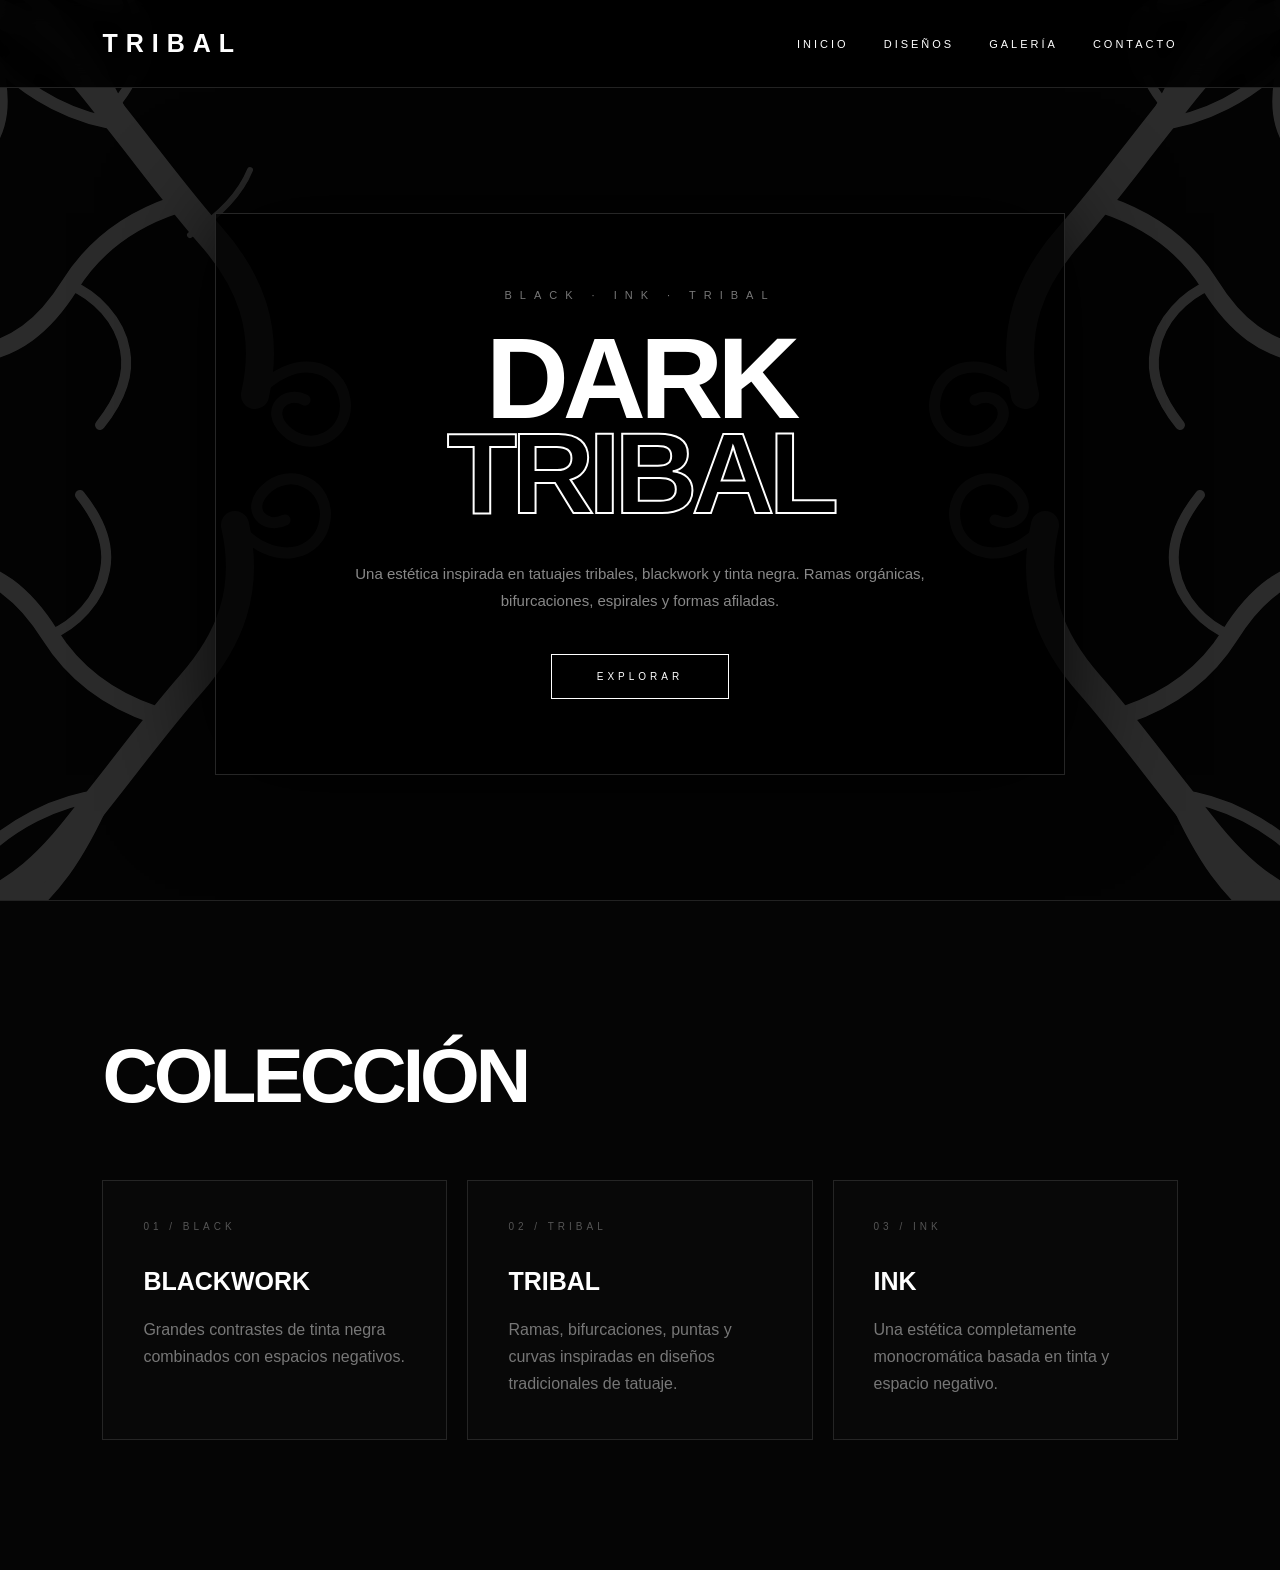
<file: purebatribal.html>
<!DOCTYPE html>
<html lang="es">
<head>
<meta charset="UTF-8">
<meta name="viewport" content="width=device-width, initial-scale=1.0">

<title>Black Tribal</title>

<style>

/* =========================================================
   BASE
========================================================= */

* {
    margin: 0;
    padding: 0;
    box-sizing: border-box;
}

html {
    scroll-behavior: smooth;
}

body {
    background: #030303;
    color: #fff;
    font-family: Arial, Helvetica, sans-serif;
    overflow-x: hidden;
}


/* =========================================================
   FONDO TRIBAL
========================================================= */

.tribal-background {
    position: fixed;
    inset: 0;
    z-index: 0;
    overflow: hidden;
    pointer-events: none;
}

.tribal {
    position: absolute;

    width: 100%;
    height: 100%;

    fill: none;
    stroke: #fff;

    stroke-linecap: round;
    stroke-linejoin: round;

    opacity: .16;
}


/* =========================================================
   TRIBALES INDIVIDUALES
========================================================= */

.corner {
    position: absolute;
    width: 620px;
    height: 620px;
}

.corner.tl {
    top: -80px;
    left: -80px;
}

.corner.tr {
    top: -80px;
    right: -80px;
    transform: scaleX(-1);
}

.corner.bl {
    bottom: -100px;
    left: -100px;
    transform: scaleY(-1);
}

.corner.br {
    bottom: -100px;
    right: -100px;
    transform: scale(-1);
}


/* =========================================================
   RAMAS LATERALES
========================================================= */

.side-tribal {
    position: absolute;

    width: 450px;
    height: 900px;

    fill: none;
    stroke: #fff;

    stroke-linecap: round;
    stroke-linejoin: round;

    opacity: .10;
}

.side-left {
    left: -260px;
    top: 15%;
}

.side-right {
    right: -260px;
    top: 15%;
    transform: scaleX(-1);
}


/* =========================================================
   CONTENIDO
========================================================= */

.page {
    position: relative;
    z-index: 5;
}


/* =========================================================
   NAVBAR
========================================================= */

header {
    height: 88px;

    display: flex;
    align-items: center;
    justify-content: space-between;

    padding: 0 8%;

    background: rgba(0,0,0,.90);

    border-bottom: 1px solid #222;

    backdrop-filter: blur(12px);
}

.logo {
    font-size: 25px;
    font-weight: 900;

    letter-spacing: 8px;
}

nav {
    display: flex;
    gap: 35px;
}

nav a {
    color: #fff;
    text-decoration: none;

    font-size: 11px;
    letter-spacing: 3px;

    text-transform: uppercase;

    transition: .3s;
}

nav a:hover {
    opacity: .45;
}


/* =========================================================
   HERO
========================================================= */

.hero {

    min-height: calc(100vh - 88px);

    display: flex;

    align-items: center;
    justify-content: center;

    padding: 100px 20px;
}

.hero-content {

    width: min(850px, 95%);

    padding: 75px;

    text-align: center;

    background: rgba(0,0,0,.82);

    border: 1px solid #262626;

    box-shadow:
        0 0 100px rgba(0,0,0,.9);
}

.subtitle {

    color: #777;

    font-size: 11px;

    letter-spacing: 8px;

    margin-bottom: 30px;
}

h1 {

    font-size: clamp(60px, 9vw, 125px);

    line-height: .82;

    letter-spacing: -6px;

    font-weight: 900;

    text-transform: uppercase;
}

h1 span {

    color: transparent;

    -webkit-text-stroke: 2px white;
}

.description {

    max-width: 600px;

    margin: 40px auto;

    color: #888;

    line-height: 1.8;

    font-size: 15px;
}

.button {

    display: inline-block;

    padding: 16px 45px;

    border: 1px solid white;

    color: white;

    text-decoration: none;

    text-transform: uppercase;

    letter-spacing: 4px;

    font-size: 10px;

    transition: .3s;
}

.button:hover {

    background: white;

    color: black;
}


/* =========================================================
   COLECCIÓN
========================================================= */

.collection {

    position: relative;

    padding: 130px 8%;

    background: #050505;

    border-top: 1px solid #222;
}

.collection h2 {

    font-size: clamp(45px, 6vw, 80px);

    letter-spacing: -4px;

    margin-bottom: 60px;

    text-transform: uppercase;
}

.cards {

    display: grid;

    grid-template-columns:
        repeat(3, 1fr);

    gap: 20px;
}

.card {

    min-height: 260px;

    padding: 40px;

    border: 1px solid #252525;

    background: #080808;

    transition: .4s;
}

.card:hover {

    transform: translateY(-8px);

    border-color: white;
}

.card-number {

    color: #555;

    font-size: 10px;

    letter-spacing: 4px;

    margin-bottom: 35px;
}

.card h3 {

    font-size: 25px;

    margin-bottom: 20px;

    text-transform: uppercase;
}

.card p {

    color: #777;

    line-height: 1.7;
}


/* =========================================================
   RESPONSIVE
========================================================= */

@media(max-width: 850px) {

    nav {
        display: none;
    }

    .hero-content {
        padding: 55px 25px;
    }

    .cards {
        grid-template-columns: 1fr;
    }

    .corner {
        opacity: .6;
        transform: scale(.75);
    }

    .corner.tr {
        transform: scaleX(-1) scale(.75);
    }

    .corner.bl {
        transform: scaleY(-1) scale(.75);
    }

    .corner.br {
        transform: scale(-1) scale(.75);
    }
}

</style>
</head>


<body>


<!-- =========================================================
     FONDO
========================================================= -->

<div class="tribal-background">


<!-- =========================================================
     TRIBAL SUPERIOR IZQUIERDO
========================================================= -->

<svg class="tribal corner tl"
     viewBox="0 0 620 620">

    <!-- RAMA PRINCIPAL -->

    <path
        stroke-width="28"
        d="
        M40 80

        C120 100
        155 145
        190 190

        C230 240
        255 275
        290 315

        C330 360
        350 410
        335 475
        "
    />


    <!-- RAMA PRINCIPAL INTERNA -->

    <path
        stroke-width="15"
        d="
        M95 65

        C155 105
        180 150
        205 205

        C225 250
        255 285
        300 320
        "
    />


    <!-- RAMA SUPERIOR -->

    <path
        stroke-width="17"
        d="
        M155 150

        C125 105
        105 70
        120 25

        C135 65
        160 80
        195 85
        "
    />


    <!-- BIFURCACIÓN -->

    <path
        stroke-width="12"
        d="
        M205 205

        C155 200
        110 175
        75 140

        C90 190
        80 225
        45 250
        "
    />


    <!-- RAMA LARGA -->

    <path
        stroke-width="18"
        d="
        M255 285

        C210 300
        175 325
        150 365

        C125 405
        95 430
        50 435
        "
    />


    <!-- RAMA SECUNDARIA -->

    <path
        stroke-width="10"
        d="
        M150 365

        C175 375
        200 400
        205 430

        C210 455
        200 480
        180 505
        "
    />


    <!-- RAMA SUPERIOR PEQUEÑA -->

    <path
        stroke-width="9"
        d="
        M190 190

        C220 160
        225 125
        215 90
        "
    />


    <!-- ESPIRAL -->

    <path
        stroke-width="11"
        d="
        M335 475

        C375 430
        420 445
        425 480

        C430 515
        390 535
        365 510

        C345 490
        365 470
        385 480
        "
    />


    <!-- PUNTA 1 -->

    <path
        stroke-width="8"
        d="
        M75 140
        L20 100
        L65 170
        "
    />


    <!-- PUNTA 2 -->

    <path
        stroke-width="8"
        d="
        M50 435
        L10 470
        L65 460
        "
    />


    <!-- PUNTA 3 -->

    <path
        stroke-width="7"
        d="
        M215 90
        L190 35
        L235 75
        "
    />


    <!-- DETALLE PEQUEÑO -->

    <path
        stroke-width="6"
        d="
        M270 315
        C300 295
        320 275
        330 250
        "
    />

</svg>



<!-- =========================================================
     TRIBAL SUPERIOR DERECHO
========================================================= -->

<svg class="tribal corner tr"
     viewBox="0 0 620 620">

    <path
        stroke-width="28"
        d="
        M40 80
        C120 100 155 145 190 190
        C230 240 255 275 290 315
        C330 360 350 410 335 475
        "
    />

    <path
        stroke-width="15"
        d="
        M95 65
        C155 105 180 150 205 205
        C225 250 255 285 300 320
        "
    />

    <path
        stroke-width="17"
        d="
        M155 150
        C125 105 105 70 120 25
        C135 65 160 80 195 85
        "
    />

    <path
        stroke-width="12"
        d="
        M205 205
        C155 200 110 175 75 140
        C90 190 80 225 45 250
        "
    />

    <path
        stroke-width="18"
        d="
        M255 285
        C210 300 175 325 150 365
        C125 405 95 430 50 435
        "
    />

    <path
        stroke-width="10"
        d="
        M150 365
        C175 375 200 400 205 430
        C210 455 200 480 180 505
        "
    />

    <path
        stroke-width="9"
        d="
        M190 190
        C220 160 225 125 215 90
        "
    />

    <path
        stroke-width="11"
        d="
        M335 475
        C375 430 420 445 425 480
        C430 515 390 535 365 510
        C345 490 365 470 385 480
        "
    />

    <path
        stroke-width="8"
        d="
        M75 140
        L20 100
        L65 170
        "
    />

    <path
        stroke-width="8"
        d="
        M50 435
        L10 470
        L65 460
        "
    />

</svg>



<!-- =========================================================
     TRIBAL INFERIOR IZQUIERDO
========================================================= -->

<svg class="tribal corner bl"
     viewBox="0 0 620 620">

    <path
        stroke-width="28"
        d="
        M40 80
        C120 100 155 145 190 190
        C230 240 255 275 290 315
        C330 360 350 410 335 475
        "
    />

    <path
        stroke-width="15"
        d="
        M95 65
        C155 105 180 150 205 205
        C225 250 255 285 300 320
        "
    />

    <path
        stroke-width="17"
        d="
        M155 150
        C125 105 105 70 120 25
        C135 65 160 80 195 85
        "
    />

    <path
        stroke-width="12"
        d="
        M205 205
        C155 200 110 175 75 140
        C90 190 80 225 45 250
        "
    />

    <path
        stroke-width="18"
        d="
        M255 285
        C210 300 175 325 150 365
        C125 405 95 430 50 435
        "
    />

    <path
        stroke-width="10"
        d="
        M150 365
        C175 375 200 400 205 430
        C210 455 200 480 180 505
        "
    />

    <path
        stroke-width="11"
        d="
        M335 475
        C375 430 420 445 425 480
        C430 515 390 535 365 510
        C345 490 365 470 385 480
        "
    />

    <path
        stroke-width="8"
        d="
        M50 435
        L10 470
        L65 460
        "
    />

</svg>



<!-- =========================================================
     TRIBAL INFERIOR DERECHO
========================================================= -->

<svg class="tribal corner br"
     viewBox="0 0 620 620">

    <path
        stroke-width="28"
        d="
        M40 80
        C120 100 155 145 190 190
        C230 240 255 275 290 315
        C330 360 350 410 335 475
        "
    />

    <path
        stroke-width="15"
        d="
        M95 65
        C155 105 180 150 205 205
        C225 250 255 285 300 320
        "
    />

    <path
        stroke-width="17"
        d="
        M155 150
        C125 105 105 70 120 25
        C135 65 160 80 195 85
        "
    />

    <path
        stroke-width="12"
        d="
        M205 205
        C155 200 110 175 75 140
        C90 190 80 225 45 250
        "
    />

    <path
        stroke-width="18"
        d="
        M255 285
        C210 300 175 325 150 365
        C125 405 95 430 50 435
        "
    />

    <path
        stroke-width="10"
        d="
        M150 365
        C175 375 200 400 205 430
        C210 455 200 480 180 505
        "
    />

    <path
        stroke-width="11"
        d="
        M335 475
        C375 430 420 445 425 480
        C430 515 390 535 365 510
        C345 490 365 470 385 480
        "
    />

</svg>



<!-- =========================================================
     RAMA LATERAL IZQUIERDA
========================================================= -->

<svg class="side-tribal side-left"
     viewBox="0 0 450 900">

    <path
        stroke-width="24"
        d="
        M225 0
        C190 100 200 170 150 240
        C100 310 90 390 130 460
        C170 530 160 610 100 700
        C70 745 45 800 30 880
        "
    />

    <path
        stroke-width="14"
        d="
        M150 240
        C100 220 60 180 40 130
        "
    />

    <path
        stroke-width="11"
        d="
        M150 240
        C190 200 215 155 210 105
        "
    />

    <path
        stroke-width="13"
        d="
        M130 460
        C80 450 40 415 15 370
        "
    />

    <path
        stroke-width="10"
        d="
        M130 460
        C190 430 220 390 225 335
        "
    />

    <path
        stroke-width="12"
        d="
        M100 700
        C55 675 25 640 10 595
        "
    />

    <path
        stroke-width="9"
        d="
        M100 700
        C145 665 170 620 170 570
        "
    />


    <!-- espiral -->

    <path
        stroke-width="10"
        d="
        M30 880

        C75 830
        120 845
        125 880

        C130 910
        90 925
        65 900

        C45 880
        65 860
        85 870
        "
    />

</svg>



<!-- =========================================================
     RAMA LATERAL DERECHA
========================================================= -->

<svg class="side-tribal side-right"
     viewBox="0 0 450 900">

    <path
        stroke-width="24"
        d="
        M225 0
        C190 100 200 170 150 240
        C100 310 90 390 130 460
        C170 530 160 610 100 700
        C70 745 45 800 30 880
        "
    />

    <path
        stroke-width="14"
        d="
        M150 240
        C100 220 60 180 40 130
        "
    />

    <path
        stroke-width="11"
        d="
        M150 240
        C190 200 215 155 210 105
        "
    />

    <path
        stroke-width="13"
        d="
        M130 460
        C80 450 40 415 15 370
        "
    />

    <path
        stroke-width="10"
        d="
        M130 460
        C190 430 220 390 225 335
        "
    />

    <path
        stroke-width="12"
        d="
        M100 700
        C55 675 25 640 10 595
        "
    />

    <path
        stroke-width="9"
        d="
        M100 700
        C145 665 170 620 170 570
        "
    />

    <path
        stroke-width="10"
        d="
        M30 880
        C75 830 120 845 125 880
        C130 910 90 925 65 900
        C45 880 65 860 85 870
        "
    />

</svg>

</div>


<!-- =========================================================
     CONTENIDO
========================================================= -->

<div class="page">

<header>

    <div class="logo">
        TRIBAL
    </div>

    <nav>
        <a href="#">Inicio</a>
        <a href="#coleccion">Diseños</a>
        <a href="#">Galería</a>
        <a href="#">Contacto</a>
    </nav>

</header>


<section class="hero">

    <div class="hero-content">

        <div class="subtitle">
            BLACK · INK · TRIBAL
        </div>

        <h1>
            DARK<br>
            <span>TRIBAL</span>
        </h1>

        <p class="description">
            Una estética inspirada en tatuajes tribales,
            blackwork y tinta negra. Ramas orgánicas,
            bifurcaciones, espirales y formas afiladas.
        </p>

        <a href="#coleccion" class="button">
            Explorar
        </a>

    </div>

</section>


<section class="collection" id="coleccion">

    <h2>
        Colección
    </h2>

    <div class="cards">

        <div class="card">

            <div class="card-number">
                01 / BLACK
            </div>

            <h3>
                Blackwork
            </h3>

            <p>
                Grandes contrastes de tinta negra
                combinados con espacios negativos.
            </p>

        </div>


        <div class="card">

            <div class="card-number">
                02 / TRIBAL
            </div>

            <h3>
                Tribal
            </h3>

            <p>
                Ramas, bifurcaciones, puntas y
                curvas inspiradas en diseños
                tradicionales de tatuaje.
            </p>

        </div>


        <div class="card">

            <div class="card-number">
                03 / INK
            </div>

            <h3>
                Ink
            </h3>

            <p>
                Una estética completamente
                monocromática basada en tinta
                y espacio negativo.
            </p>

        </div>

    </div>

</section>

</div>

</body>
</html>
</file>
